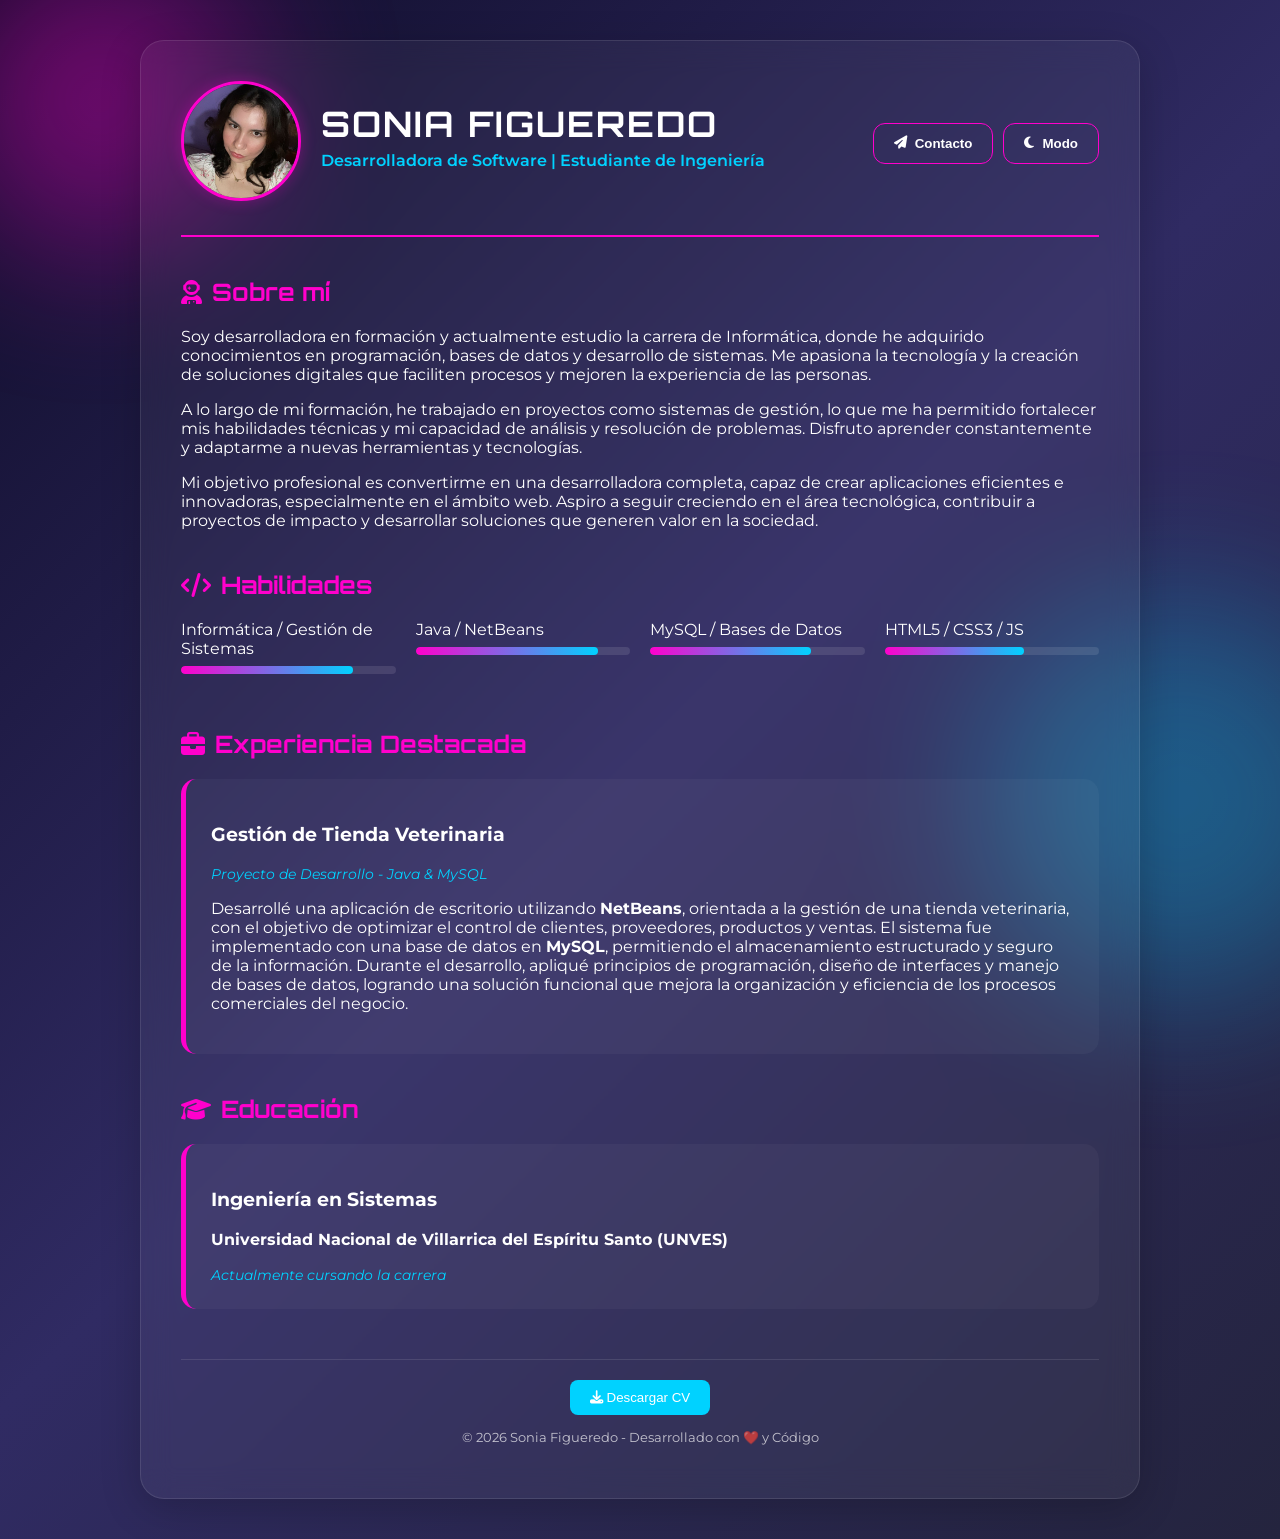
<file: index.html>
<!DOCTYPE html> <!-- Define el tipo de documento como HTML5 -->
<html lang="es"> <!-- Establece el idioma del sitio a español -->
<head> <!-- Inicio del encabezado del documento -->
    <meta charset="UTF-8"> <!-- Codificación de caracteres universal -->
    <meta name="viewport" content="width=device-width, initial-scale=1.0"> <!-- Asegura que el sitio sea responsivo en móviles -->
    <title>Sonia Figueredo | Portfolio Developer</title> <!-- Título que aparece en la pestaña del navegador -->
   <link rel="stylesheet" href="CSS/01.css"> <!-- Se agrega ../ para salir de la carpeta HTML -->
    <link href="https://fonts.googleapis.com/css2?family=Montserrat:wght@300;600&family=Orbitron:wght@500;700&display=swap" rel="stylesheet"> <!-- Fuentes de Google Fonts -->
    <link rel="stylesheet" href="https://cdnjs.cloudflare.com/ajax/libs/font-awesome/6.4.0/css/all.min.css"> <!-- Librería de iconos Font Awesome -->
</head> <!-- Cierre del encabezado -->
<body> <!-- Inicio del cuerpo de la página -->

    <div class="circle circle-1"></div> <!-- Elemento decorativo: Círculo de fondo 1 -->
    <div class="circle circle-2"></div> <!-- Elemento decorativo: Círculo de fondo 2 -->

    <div class="container"> <!-- Contenedor principal con efecto cristal -->
        <header class="header-main"> <!-- Encabezado principal del CV -->
            <div class="profile-area"> <!-- Área de imagen de perfil -->
              <img src="IMAGEN/perfil.jpeg" alt="Sonia Figueredo" class="profile-pic"> <!-- Se agrega ../ para encontrar la imagen -->
            </div>
            <div class="title-area"> <!-- Área de texto central (Nombre y Título) -->
                <h1>Sonia Figueredo</h1> <!-- Nombre principal -->
                <p class="subtitle">Desarrolladora de Software | Estudiante de Ingeniería</p> <!-- Cargo o especialidad -->
            </div>
            <div class="actions-area"> <!-- Área de botones interactivos a la derecha -->
                <button id="btn-contact" class="btn-glow"><i class="fas fa-paper-plane"></i> Contacto</button> <!-- Botón para abrir modal de contacto -->
                <button id="btn-theme" class="btn-glow"><i class="fas fa-moon"></i> Modo</button> <!-- Botón para cambiar el tema visual -->
            </div>
        </header> <!-- Cierre del encabezado -->

        <main> <!-- Contenido principal del documento -->
            <section class="section scroll-reveal"> <!-- Sección de resumen profesional -->
                <h2><i class="fas fa-user-astronaut"></i> Sobre mí</h2> <!-- Título con icono -->
                <p>Soy desarrolladora en formación y actualmente estudio la carrera de Informática, donde he adquirido conocimientos en programación, bases de datos y desarrollo de sistemas. Me apasiona la tecnología y la creación de soluciones digitales que faciliten procesos y mejoren la experiencia de las personas.</p>
                <p>A lo largo de mi formación, he trabajado en proyectos como sistemas de gestión, lo que me ha permitido fortalecer mis habilidades técnicas y mi capacidad de análisis y resolución de problemas. Disfruto aprender constantemente y adaptarme a nuevas herramientas y tecnologías.</p>
                <p>Mi objetivo profesional es convertirme en una desarrolladora completa, capaz de crear aplicaciones eficientes e innovadoras, especialmente en el ámbito web. Aspiro a seguir creciendo en el área tecnológica, contribuir a proyectos de impacto y desarrollar soluciones que generen valor en la sociedad.</p>
            </section>

            <section class="section scroll-reveal"> <!-- Sección de habilidades técnicas -->
                <h2><i class="fas fa-code"></i> Habilidades</h2> <!-- Título de sección -->
                <div class="skills-grid"> <!-- Rejilla para mostrar habilidades -->
                    <div class="skill-item"> <!-- Item individual -->
                        <span>Informática / Gestión de Sistemas</span>
                        <div class="progress-bar"><div class="progress" style="width: 80%"></div></div>
                    </div>
                    <div class="skill-item"> <!-- Item individual de habilidad -->
                        <span>Java / NetBeans</span> <!-- Nombre de la tecnología -->
                        <div class="progress-bar"><div class="progress" style="width: 85%"></div></div> <!-- Barra de progreso animada -->
                    </div>
                    <div class="skill-item"> <!-- Item individual -->
                        <span>MySQL / Bases de Datos</span>
                        <div class="progress-bar"><div class="progress" style="width: 75%"></div></div>
                    </div>
                    <div class="skill-item"> <!-- Item individual -->
                        <span>HTML5 / CSS3 / JS</span>
                        <div class="progress-bar"><div class="progress" style="width: 65%"></div></div>
                    </div>
                </div>
            </section>

            <section class="section scroll-reveal"> <!-- Sección de experiencia -->
                <h2><i class="fas fa-briefcase"></i> Experiencia Destacada</h2>
                <div class="card"> <!-- Tarjeta de proyecto o trabajo -->
                    <h3>Gestión de Tienda Veterinaria</h3> <!-- Título del proyecto -->
                    <span class="job-date">Proyecto de Desarrollo - Java & MySQL</span> <!-- Fecha o tipo de trabajo -->
                    <p>Desarrollé una aplicación de escritorio utilizando <strong>NetBeans</strong>, orientada a la gestión de una tienda veterinaria, con el objetivo de optimizar el control de clientes, proveedores, productos y ventas. El sistema fue implementado con una base de datos en <strong>MySQL</strong>, permitiendo el almacenamiento estructurado y seguro de la información. Durante el desarrollo, apliqué principios de programación, diseño de interfaces y manejo de bases de datos, logrando una solución funcional que mejora la organización y eficiencia de los procesos comerciales del negocio.</p>
                </div>
            </section>

            <section class="section scroll-reveal"> <!-- Sección de educación -->
                <h2><i class="fas fa-graduation-cap"></i> Educación</h2>
                <div class="card"> <!-- Tarjeta de educación -->
                    <h3>Ingeniería en Sistemas</h3>
                    <p><strong>Universidad Nacional de Villarrica del Espíritu Santo (UNVES)</strong></p>
                    <span class="job-date">Actualmente cursando la carrera</span> <!-- Estado de la carrera -->
                </div>
            </section>
        </main> <!-- Cierre del contenido principal -->

        <footer class="footer-main"> <!-- Pie de página con acciones finales -->
            <button class="btn-secondary" onclick="window.print()"><i class="fas fa-download"></i> Descargar CV</button> <!-- Botón para imprimir/descargar -->
            <p class="footer-credits">© 2026 Sonia Figueredo - Desarrollado con ❤️ y Código</p> <!-- Créditos finales -->
        </footer>
    </div> <!-- Cierre del contenedor principal -->

    <!-- Modal de Contacto -->
    <div id="contact-modal" class="modal"> <!-- Estructura oculta del modal -->
        <div class="modal-content glass"> <!-- Contenido del modal con efecto cristal -->
            <span class="close-modal">&times;</span> <!-- Botón para cerrar modal -->
            <h2><i class="fas fa-envelope-open-text"></i> Conectemos</h2> <!-- Título del modal -->
            <div class="contact-links"> <!-- Enlaces de contacto -->
                <a href="https://wa.me/595981661205" target="_blank" class="contact-item"> <!-- Link directo a WhatsApp -->
                    <i class="fab fa-whatsapp"></i> WhatsApp: (0981) 661205
                </a>
                <a href="mailto:figueredosonia775@gmail.com" class="contact-item"> <!-- Link de correo electrónico -->
                    <i class="fas fa-at"></i> figueredosonia775@gmail.com
                </a>
            </div>
        </div>
    </div>
<script src="JAVASCRIPT/01.js" defer></script> <!-- Se agrega ../ para cargar el script correctamente -->
</body>
</html>
</file>
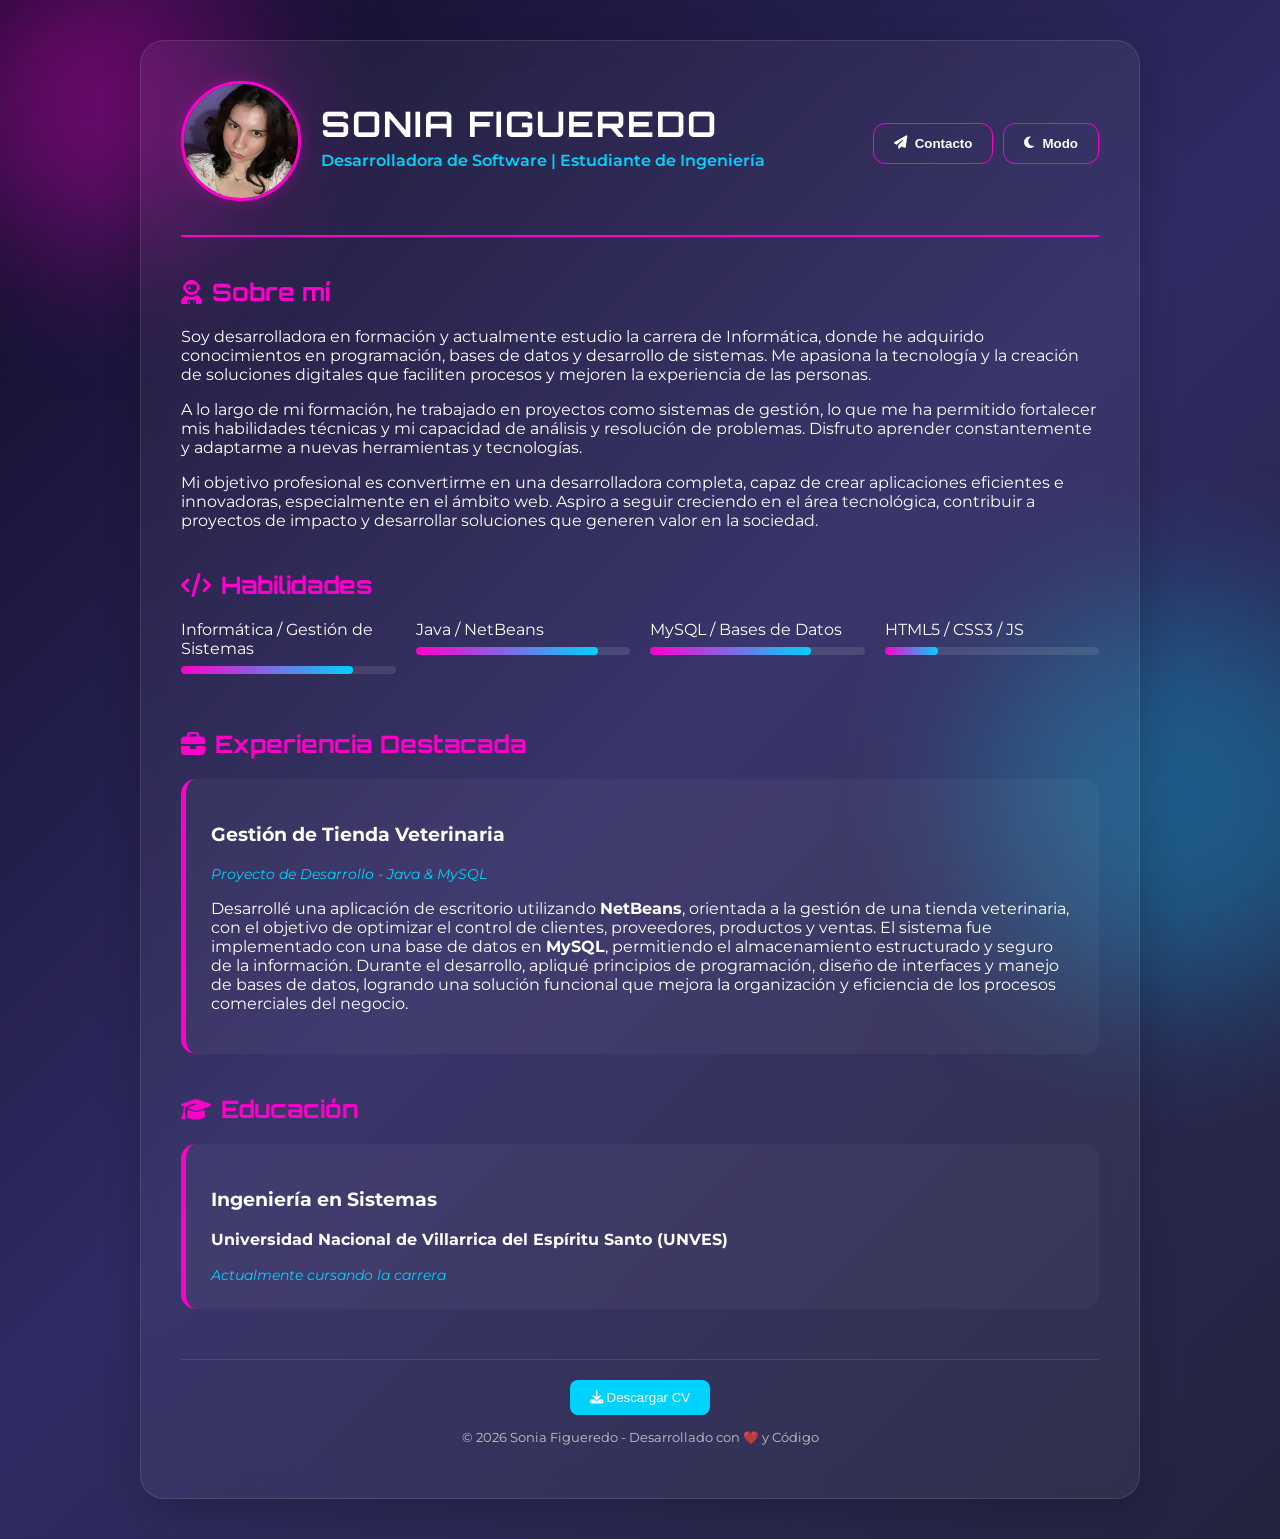
<file: HTML/01.html>
<!DOCTYPE html> <!-- Define el tipo de documento como HTML5 -->
<html lang="es"> <!-- Establece el idioma del sitio a español -->
<head> <!-- Inicio del encabezado del documento -->
    <meta charset="UTF-8"> <!-- Codificación de caracteres universal -->
    <meta name="viewport" content="width=device-width, initial-scale=1.0"> <!-- Asegura que el sitio sea responsivo en móviles -->
    <title>Sonia Figueredo | Portfolio Developer</title> <!-- Título que aparece en la pestaña del navegador -->
    <link rel="stylesheet" href="../CSS/01.css"> <!-- Enlace a la hoja de estilos externa -->
    <link href="https://fonts.googleapis.com/css2?family=Montserrat:wght@300;600&family=Orbitron:wght@500;700&display=swap" rel="stylesheet"> <!-- Fuentes de Google Fonts -->
    <link rel="stylesheet" href="https://cdnjs.cloudflare.com/ajax/libs/font-awesome/6.4.0/css/all.min.css"> <!-- Librería de iconos Font Awesome -->
</head> <!-- Cierre del encabezado -->
<body> <!-- Inicio del cuerpo de la página -->

    <div class="circle circle-1"></div> <!-- Elemento decorativo: Círculo de fondo 1 -->
    <div class="circle circle-2"></div> <!-- Elemento decorativo: Círculo de fondo 2 -->

    <div class="container"> <!-- Contenedor principal con efecto cristal -->
        <header class="header-main"> <!-- Encabezado principal del CV -->
            <div class="profile-area"> <!-- Área de imagen de perfil -->
                <img src="../IMAGEN/perfil.jpeg" alt="Sonia Figueredo" class="profile-pic"> <!-- Foto del profesional -->
            </div>
            <div class="title-area"> <!-- Área de texto central (Nombre y Título) -->
                <h1>Sonia Figueredo</h1> <!-- Nombre principal -->
                <p class="subtitle">Desarrolladora de Software | Estudiante de Ingeniería</p> <!-- Cargo o especialidad -->
            </div>
            <div class="actions-area"> <!-- Área de botones interactivos a la derecha -->
                <button id="btn-contact" class="btn-glow"><i class="fas fa-paper-plane"></i> Contacto</button> <!-- Botón para abrir modal de contacto -->
                <button id="btn-theme" class="btn-glow"><i class="fas fa-moon"></i> Modo</button> <!-- Botón para cambiar el tema visual -->
            </div>
        </header> <!-- Cierre del encabezado -->

        <main> <!-- Contenido principal del documento -->
            <section class="section scroll-reveal"> <!-- Sección de resumen profesional -->
                <h2><i class="fas fa-user-astronaut"></i> Sobre mí</h2> <!-- Título con icono -->
                <p>Soy desarrolladora en formación y actualmente estudio la carrera de Informática, donde he adquirido conocimientos en programación, bases de datos y desarrollo de sistemas. Me apasiona la tecnología y la creación de soluciones digitales que faciliten procesos y mejoren la experiencia de las personas.</p>
                <p>A lo largo de mi formación, he trabajado en proyectos como sistemas de gestión, lo que me ha permitido fortalecer mis habilidades técnicas y mi capacidad de análisis y resolución de problemas. Disfruto aprender constantemente y adaptarme a nuevas herramientas y tecnologías.</p>
                <p>Mi objetivo profesional es convertirme en una desarrolladora completa, capaz de crear aplicaciones eficientes e innovadoras, especialmente en el ámbito web. Aspiro a seguir creciendo en el área tecnológica, contribuir a proyectos de impacto y desarrollar soluciones que generen valor en la sociedad.</p>
            </section>

            <section class="section scroll-reveal"> <!-- Sección de habilidades técnicas -->
                <h2><i class="fas fa-code"></i> Habilidades</h2> <!-- Título de sección -->
                <div class="skills-grid"> <!-- Rejilla para mostrar habilidades -->
                    <div class="skill-item"> <!-- Item individual -->
                        <span>Informática / Gestión de Sistemas</span>
                        <div class="progress-bar"><div class="progress" style="width: 80%"></div></div>
                    </div>
                    <div class="skill-item"> <!-- Item individual de habilidad -->
                        <span>Java / NetBeans</span> <!-- Nombre de la tecnología -->
                        <div class="progress-bar"><div class="progress" style="width: 85%"></div></div> <!-- Barra de progreso animada -->
                    </div>
                    <div class="skill-item"> <!-- Item individual -->
                        <span>MySQL / Bases de Datos</span>
                        <div class="progress-bar"><div class="progress" style="width: 75%"></div></div>
                    </div>
                    <div class="skill-item"> <!-- Item individual -->
                        <span>HTML5 / CSS3 / JS</span>
                        <div class="progress-bar"><div class="progress" style="width: 25%"></div></div>
                    </div>
                </div>
            </section>

            <section class="section scroll-reveal"> <!-- Sección de experiencia -->
                <h2><i class="fas fa-briefcase"></i> Experiencia Destacada</h2>
                <div class="card"> <!-- Tarjeta de proyecto o trabajo -->
                    <h3>Gestión de Tienda Veterinaria</h3> <!-- Título del proyecto -->
                    <span class="job-date">Proyecto de Desarrollo - Java & MySQL</span> <!-- Fecha o tipo de trabajo -->
                    <p>Desarrollé una aplicación de escritorio utilizando <strong>NetBeans</strong>, orientada a la gestión de una tienda veterinaria, con el objetivo de optimizar el control de clientes, proveedores, productos y ventas. El sistema fue implementado con una base de datos en <strong>MySQL</strong>, permitiendo el almacenamiento estructurado y seguro de la información. Durante el desarrollo, apliqué principios de programación, diseño de interfaces y manejo de bases de datos, logrando una solución funcional que mejora la organización y eficiencia de los procesos comerciales del negocio.</p>
                </div>
            </section>

            <section class="section scroll-reveal"> <!-- Sección de educación -->
                <h2><i class="fas fa-graduation-cap"></i> Educación</h2>
                <div class="card"> <!-- Tarjeta de educación -->
                    <h3>Ingeniería en Sistemas</h3>
                    <p><strong>Universidad Nacional de Villarrica del Espíritu Santo (UNVES)</strong></p>
                    <span class="job-date">Actualmente cursando la carrera</span> <!-- Estado de la carrera -->
                </div>
            </section>
        </main> <!-- Cierre del contenido principal -->

        <footer class="footer-main"> <!-- Pie de página con acciones finales -->
            <button class="btn-secondary" onclick="window.print()"><i class="fas fa-download"></i> Descargar CV</button> <!-- Botón para imprimir/descargar -->
            <p class="footer-credits">© 2026 Sonia Figueredo - Desarrollado con ❤️ y Código</p> <!-- Créditos finales -->
        </footer>
    </div> <!-- Cierre del contenedor principal -->

    <!-- Modal de Contacto -->
    <div id="contact-modal" class="modal"> <!-- Estructura oculta del modal -->
        <div class="modal-content glass"> <!-- Contenido del modal con efecto cristal -->
            <span class="close-modal">&times;</span> <!-- Botón para cerrar modal -->
            <h2><i class="fas fa-envelope-open-text"></i> Conectemos</h2> <!-- Título del modal -->
            <div class="contact-links"> <!-- Enlaces de contacto -->
                <a href="https://wa.me/595981661205" target="_blank" class="contact-item"> <!-- Link directo a WhatsApp -->
                    <i class="fab fa-whatsapp"></i> WhatsApp: (0981) 661205
                </a>
                <a href="mailto:figueredosonia775@gmail.com" class="contact-item"> <!-- Link de correo electrónico -->
                    <i class="fas fa-at"></i> figueredosonia775@gmail.com
                </a>
            </div>
        </div>
    </div>

    <script src="../JAVASCRIPT/01.js" defer></script> <!-- Usamos la carpeta JAVASCRIPT y el atributo defer para asegurar la carga -->
</body>
</html>
</file>
<file: CSS/01.css>
/* --- VARIABLES DE TEMA --- */
:root {
    --bg-gradient: linear-gradient(135deg, #0f0c29 0%, #302b63 50%, #24243e 100%);
    --glass-bg: rgba(255, 255, 255, 0.05);
    --text-primary: #ffffff;
    --accent-color: #ff00cc;
    --accent-secondary: #00d2ff;
    --shadow-color: rgba(255, 0, 204, 0.3);
    --card-bg: rgba(255, 255, 255, 0.03);
    --transition: all 0.3s cubic-bezier(0.4, 0, 0.2, 1);
}

/* --- ESTADOS MODO CLARO --- */
body.light-mode {
    --bg-gradient: linear-gradient(135deg, #f5f7fa 0%, #c3cfe2 100%);
    --glass-bg: rgba(255, 255, 255, 0.8);
    --text-primary: #2d3436;
    --accent-color: #6c5ce7;
    --accent-secondary: #00b894;
    --shadow-color: rgba(108, 92, 231, 0.2);
    --card-bg: #ffffff;
}

/* --- RESET Y ESTILOS BASE --- */
* { box-sizing: border-box; }

body {
    font-family: 'Montserrat', sans-serif;
    margin: 0;
    background: var(--bg-gradient);
    color: var(--text-primary);
    min-height: 100vh;
    display: flex;
    justify-content: center;
    transition: var(--transition);
    overflow-x: hidden;
}

/* --- ELEMENTOS DECORATIVOS --- */
.circle { position: fixed; border-radius: 50%; filter: blur(80px); z-index: -1; animation: float 10s infinite alternate; }
.circle-1 { width: 300px; height: 300px; background: var(--accent-color); top: -50px; left: -50px; opacity: 0.4; }
.circle-2 { width: 400px; height: 400px; background: var(--accent-secondary); bottom: -100px; right: -100px; opacity: 0.3; }

@keyframes float { from { transform: translate(0,0); } to { transform: translate(40px, 60px); } }

/* --- CONTENEDOR PRINCIPAL --- */
.container {
    width: 95%; max-width: 1000px; margin: 40px 20px; padding: 40px;
    background: var(--glass-bg); backdrop-filter: blur(15px); -webkit-backdrop-filter: blur(15px);
    border: 1px solid rgba(255, 255, 255, 0.1); border-radius: 24px;
    box-shadow: 0 10px 40px rgba(0,0,0,0.2);
}

/* --- HEADER --- */
.header-main {
    display: flex; align-items: center; justify-content: space-between;
    flex-wrap: wrap; gap: 20px; padding-bottom: 30px; border-bottom: 2px solid var(--accent-color);
    margin-bottom: 40px; text-align: left;
}

/* --- AQUÍ ESTÁ EL ARREGLO DE TU FOTO --- */
.profile-pic {
    width: 120px;            /* Tamaño pequeño */
    height: 120px;           /* Mantener cuadrado */
    border-radius: 50%;      /* HACERLA REDONDA */
    object-fit: cover;       /* Que no se deforme */
    border: 3px solid var(--accent-color);
    box-shadow: 0 0 15px var(--shadow-color);
    transition: var(--transition);
}

.profile-pic:hover { transform: scale(1.1) rotate(5deg); }

.title-area { flex: 1; min-width: 250px; }
h1 { font-family: 'Orbitron', sans-serif; font-size: 2.2rem; margin: 0; text-transform: uppercase; letter-spacing: 2px; }
.subtitle { color: var(--accent-secondary); font-weight: 600; margin-top: 5px; }

.actions-area { display: flex; gap: 10px; }

/* --- BOTONES --- */
.btn-glow {
    background: transparent; color: var(--text-primary); padding: 12px 20px; border-radius: 12px;
    border: 1px solid var(--accent-color); cursor: pointer; font-weight: 600;
    transition: var(--transition); display: flex; align-items: center; gap: 8px;
}
.btn-glow:hover { background: var(--accent-color); color: white; box-shadow: 0 0 20px var(--accent-color); }

.btn-secondary {
    background: var(--accent-secondary); color: white; border: none; padding: 10px 20px;
    border-radius: 8px; cursor: pointer; transition: var(--transition);
}
.btn-secondary:hover { transform: translateY(-2px); opacity: 0.9; }

/* --- SECCIONES Y TARJETAS --- */
h2 { font-family: 'Orbitron', sans-serif; font-size: 1.5rem; color: var(--accent-color); margin-bottom: 20px; display: flex; align-items: center; gap: 10px; }
.section { margin-bottom: 40px; }

.card {
    background: var(--card-bg); padding: 25px; border-radius: 15px;
    border-left: 5px solid var(--accent-color); transition: var(--transition);
}
.card:hover { transform: translateX(10px); background: rgba(255,255,255,0.08); }
.job-date { font-size: 0.9rem; color: var(--accent-secondary); font-style: italic; }

/* --- BARRAS DE HABILIDADES --- */
.skills-grid { display: grid; grid-template-columns: repeat(auto-fit, minmax(200px, 1fr)); gap: 20px; }
.skill-item { margin-bottom: 15px; }
.progress-bar { background: rgba(255,255,255,0.1); height: 8px; border-radius: 10px; margin-top: 8px; overflow: hidden; }
.progress { background: linear-gradient(90deg, var(--accent-color), var(--accent-secondary)); height: 100%; border-radius: 10px; }

/* --- FOOTER --- */
.footer-main { text-align: center; margin-top: 50px; padding-top: 20px; border-top: 1px solid rgba(255,255,255,0.1); }
.footer-credits { font-size: 0.8rem; margin-top: 15px; opacity: 0.7; }

/* --- MODAL --- */
.modal {
    display: none; position: fixed; z-index: 1000; left: 0; top: 0; width: 100%; height: 100%;
    background: rgba(0,0,0,0.8); backdrop-filter: blur(5px); justify-content: center; align-items: center;
}
.modal-content {
    padding: 30px; border-radius: 20px; width: 90%; max-width: 400px; text-align: center;
    position: relative; animation: modalIn 0.3s ease-out;
    background: var(--glass-bg); backdrop-filter: blur(15px); border: 1px solid rgba(255,255,255,0.1);
    color: var(--text-primary);
}
@keyframes modalIn { from { transform: scale(0.8); opacity: 0; } to { transform: scale(1); opacity: 1; } }
.close-modal { position: absolute; right: 20px; top: 15px; font-size: 28px; cursor: pointer; }
.contact-links { display: flex; flex-direction: column; gap: 15px; margin-top: 20px; }
.contact-item {
    text-decoration: none; color: var(--text-primary); padding: 15px; border-radius: 10px;
    background: rgba(255,255,255,0.1); transition: var(--transition); border: 1px solid transparent;
}
.contact-item:hover { border-color: var(--accent-color); background: var(--accent-color); color: white; }

/* --- ANIMACIONES DE SCROLL --- */
.scroll-reveal { opacity: 0; transform: translateY(30px); transition: 0.8s all ease-out; }
.scroll-reveal.active { opacity: 1; transform: translateY(0); }

/* --- RESPONSIVE --- */
@media (max-width: 768px) {
    .header-main { flex-direction: column; text-align: center; }
    .container { padding: 20px; margin: 10px; }
    .actions-area { width: 100%; justify-content: center; }
    .profile-pic { width: 100px; height: 100px; }
    h1 { font-size: 1.8rem; }
}
</file>
